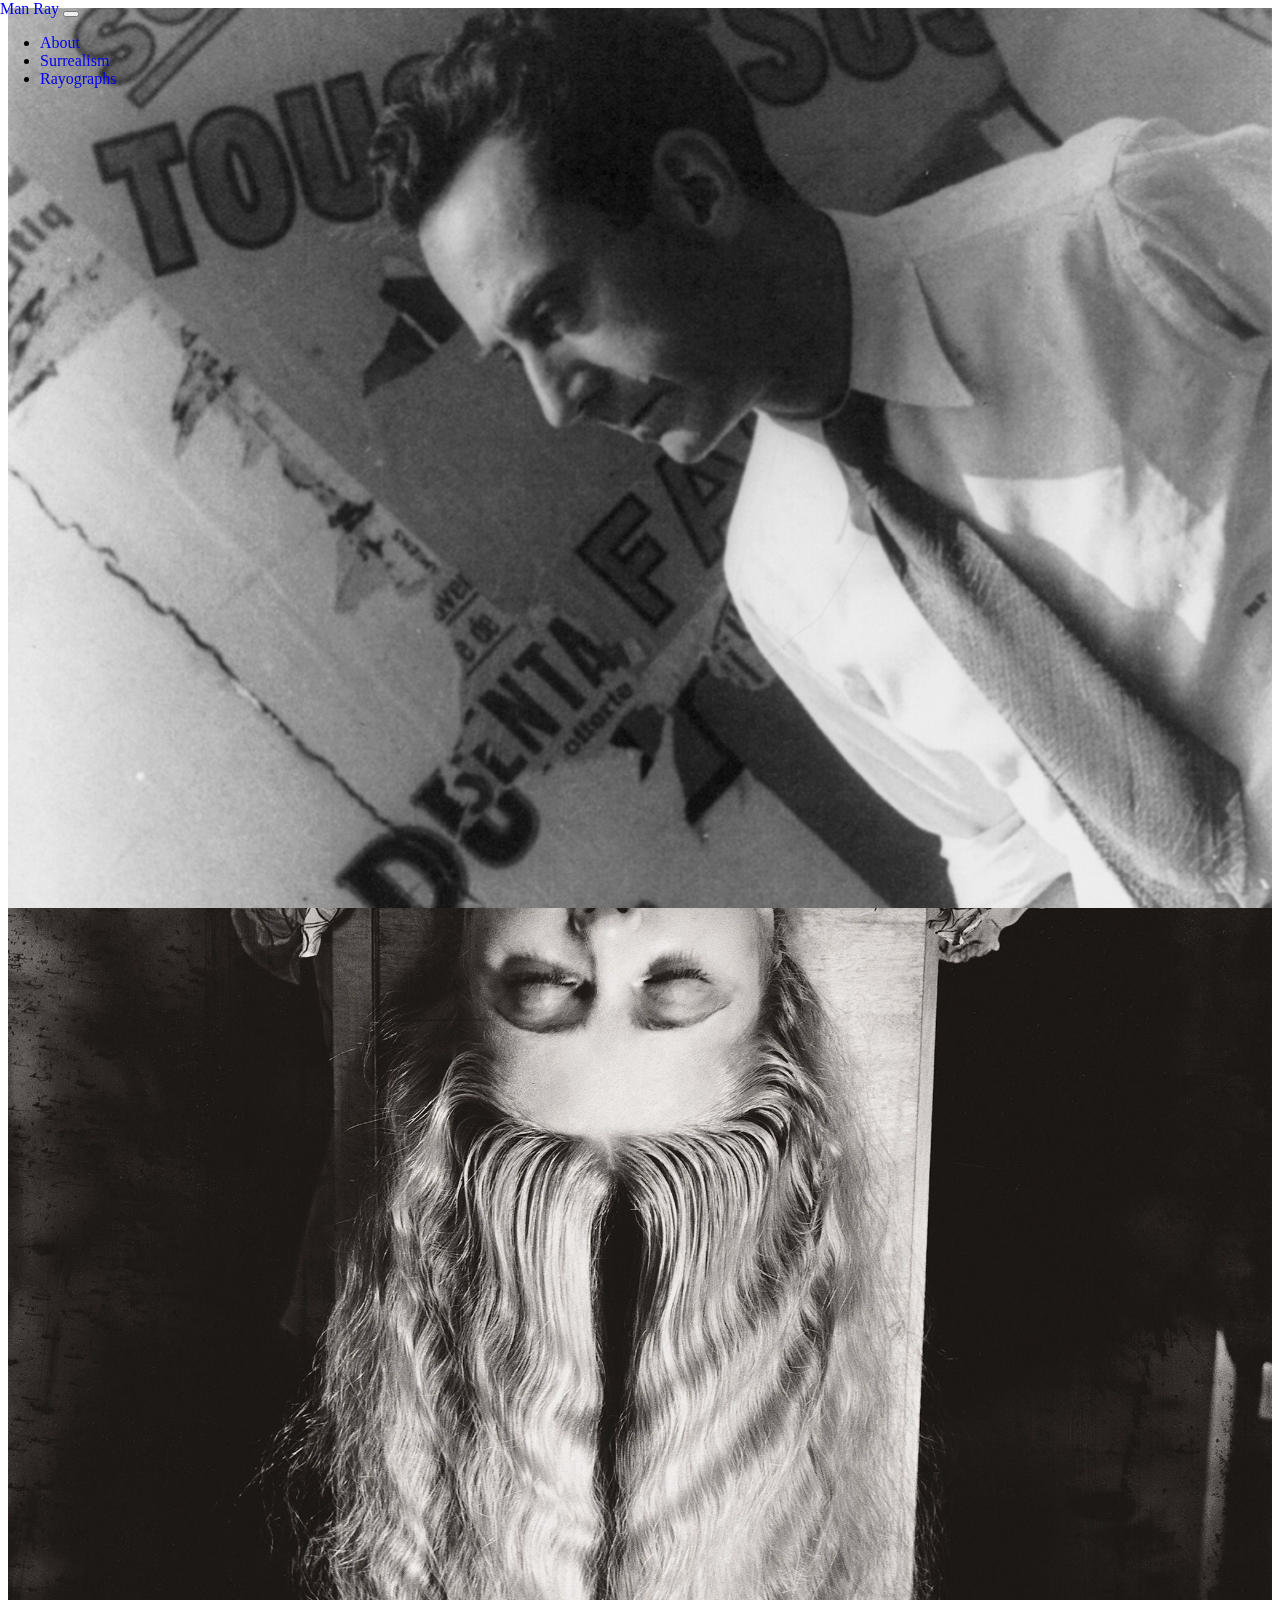
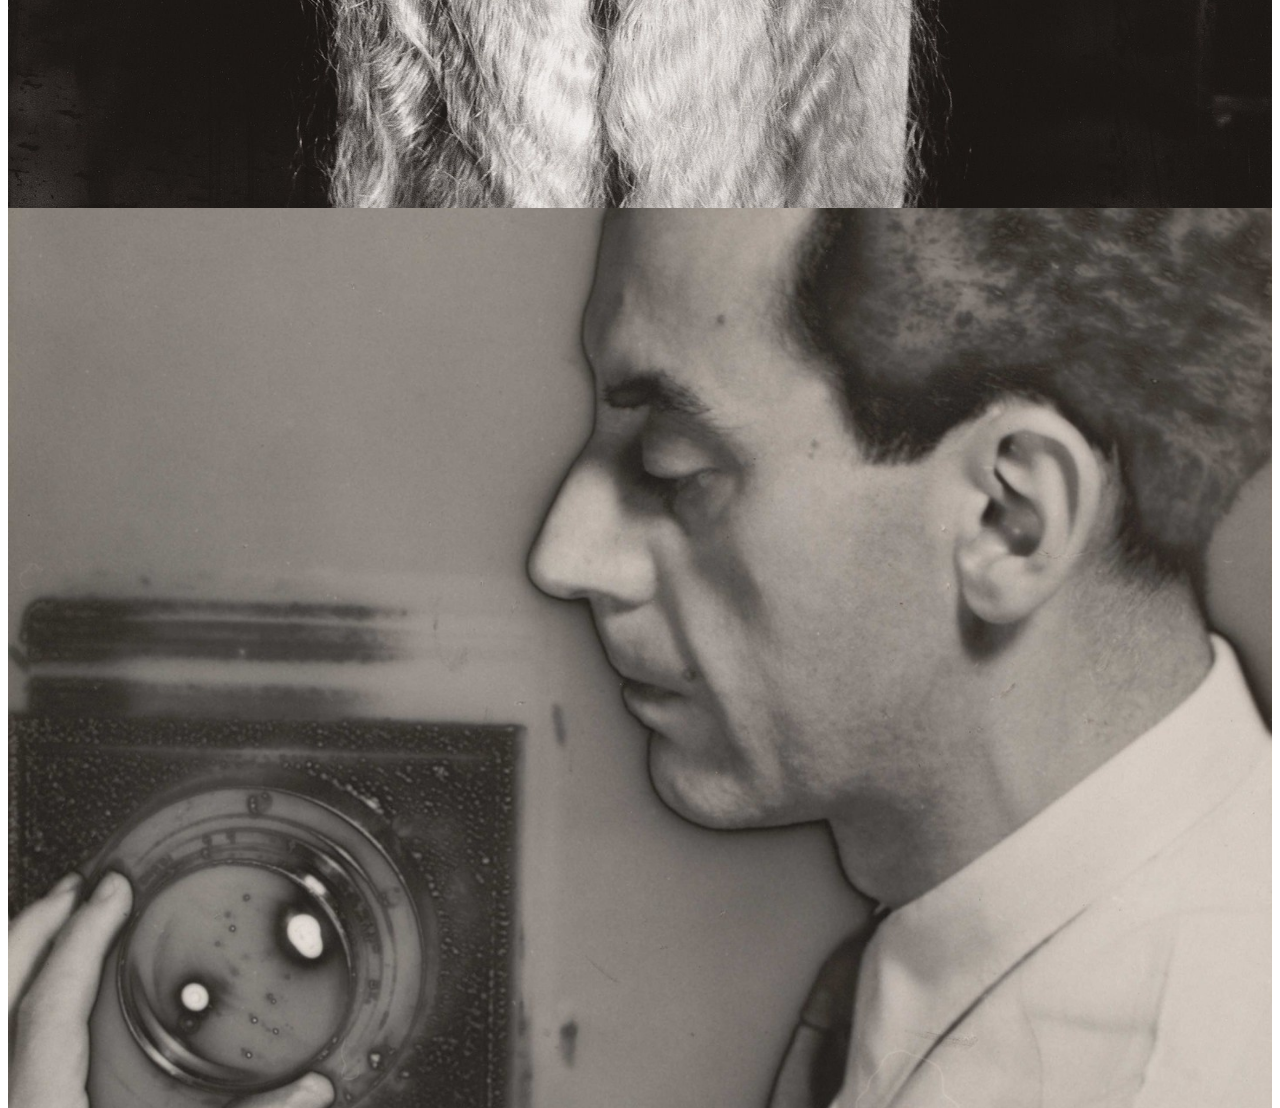
<file: index.html>
<!DOCTYPE html>
<html lang="en">

<head>
    <meta charset="UTF-8">
    <meta http-equiv="X-UA-Compatible" content="IE=edge">
    <meta name="viewport" content="width=device-width, initial-scale=1.0">
    <link rel="stylesheet" href="https://cdn.jsdelivr.net/npm/bootstrap@4.6.0/dist/css/bootstrap.min.css"
        integrity="sha384-B0vP5xmATw1+K9KRQjQERJvTumQW0nPEzvF6L/Z6nronJ3oUOFUFpCjEUQouq2+l" crossorigin="anonymous">
    <link rel="stylesheet" href="./css/styile.css">

    <title>Man Ray</title>
</head>

<body>

    <nav class="navbar navbar-expand-lg navbar-light bg-light navbar-spostata">
        <a class="navbar-brand" href="./index.html">Man Ray</a>
        <button class="navbar-toggler" type="button" data-toggle="collapse" data-target="#navbarNav"
            aria-controls="navbarNav" aria-expanded="false" aria-label="Toggle navigation">
            <span class="navbar-toggler-icon"></span>
        </button>
        <div class="collapse navbar-collapse" id="navbarNav">
            <ul class="navbar-nav">
                <li class="nav-item">
                    <a class="nav-link" href="./about.html">About</a>
                </li>
                <li class="nav-item">
                    <a class="nav-link" href="./surrealismo.html">Surrealism</a>
                </li>
                <li class="nav-item">
                    <a class="nav-link" href="./rayografia.html">Rayographs</a>
                </li>
            </ul>
        </div>
    </nav>

    <div class="container-fluid contenitore">
        <div class="row">
            <div class="col-4 column-start">
                <figure class="start-image">
                    <img class="start-image-col" src="./materiali/imgs/Man_Ray_start_about.jpg" alt="">
                    <a href="./about.html" class="start-image-hover">About</a>
                </figure>
            </div>
            <div class="col-4 column-start">
                <figure class="start-image">
                    <img class="start-image-col" src="./materiali/imgs/Man_Ray_start_surreo.jpg" alt="">
                    <a href="./surrealismo.html" class="start-image-hover">Surrealism</a>
                </figure>
            </div>
            <div class="col-4 column-start">
                <figure class="start-image">
                    <img class="start-image-col" src="./materiali/imgs/Man_Ray_start_raggio.jpg" alt="">
                    <a href="./rayografia.html" class="start-image-hover">Rayographs</a>
                </figure>
            </div>
        </div>
    </div>



    <script src="https://code.jquery.com/jquery-3.5.1.slim.min.js"
        integrity="sha384-DfXdz2htPH0lsSSs5nCTpuj/zy4C+OGpamoFVy38MVBnE+IbbVYUew+OrCXaRkfj"
        crossorigin="anonymous"></script>
    <script src="https://cdn.jsdelivr.net/npm/bootstrap@4.6.0/dist/js/bootstrap.bundle.min.js"
        integrity="sha384-Piv4xVNRyMGpqkS2by6br4gNJ7DXjqk09RmUpJ8jgGtD7zP9yug3goQfGII0yAns"
        crossorigin="anonymous"></script>

</body>

</html>
</file>
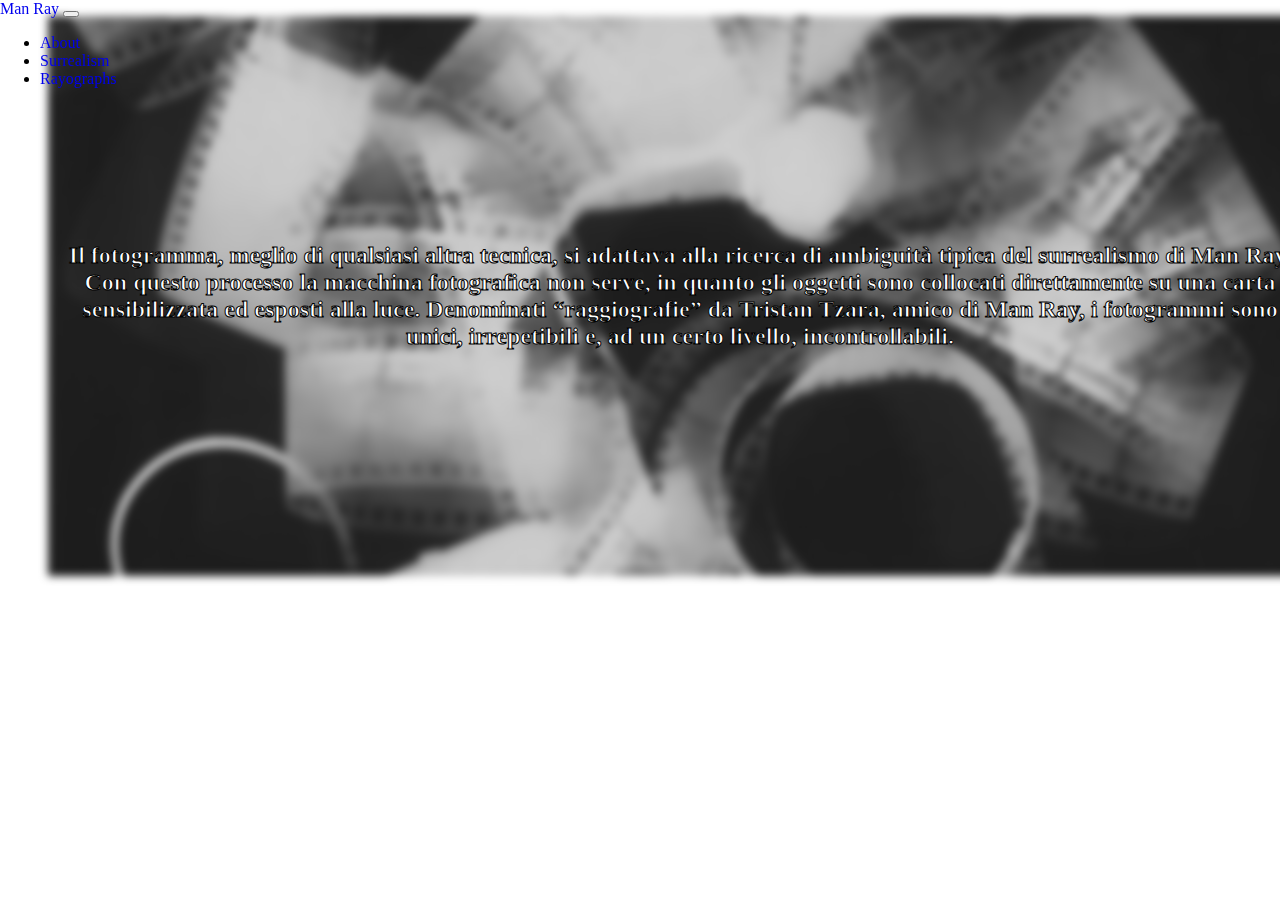
<file: rayografia.html>
<!DOCTYPE html>
<html lang="en">



<head>
    <meta charset="UTF-8">
    <meta http-equiv="X-UA-Compatible" content="IE=edge">
    <meta name="viewport" content="width=device-width, initial-scale=1.0">
    <link rel="stylesheet" href="https://cdn.jsdelivr.net/npm/bootstrap@4.6.0/dist/css/bootstrap.min.css"
        integrity="sha384-B0vP5xmATw1+K9KRQjQERJvTumQW0nPEzvF6L/Z6nronJ3oUOFUFpCjEUQouq2+l" crossorigin="anonymous">
    <!-- <link href="materiali/dist/css/lightbox.css" rel="stylesheet" /> -->

    <link rel="stylesheet" href="materiali/dist/assets/owl.carousel.css">
    <link rel="stylesheet" href="materiali/dist/assets/owl.theme.default.css">
    <link rel="stylesheet" href="./css/styile.css">
    <title>Rayografia - Man Ray</title>
</head>

<body>


    <nav class="navbar navbar-expand-lg navbar-light bg-light navbar-spostata">
        <a class="navbar-brand" href="./index.html">Man Ray</a>
        <button class="navbar-toggler" type="button" data-toggle="collapse" data-target="#navbarNav"
            aria-controls="navbarNav" aria-expanded="false" aria-label="Toggle navigation">
            <span class="navbar-toggler-icon"></span>
        </button>
        <div class="collapse navbar-collapse" id="navbarNav">
            <ul class="navbar-nav">
                <li class="nav-item">
                    <a class="nav-link" href="./about.html">About</a>
                </li>
                <li class="nav-item">
                    <a class="nav-link" href="./surrealismo.html">Surrealism</a>
                </li>
                <li class="nav-item">
                    <a class="nav-link" href="./rayografia.html">Rayographs</a>
                </li>
            </ul>
        </div>
    </nav>

    <div class="container-fluid gallery-background">

        <div class="row">
            <div class="col-md" style="height: 35rem;">
                <figure class="background-gallery-intro">

                    <img src="./materiali/imgs/Rayograph.jpg" alt="" class="background-gallery-image">
                    <div class="background-gallery-text">


                        <p class="background-gallery-text--paragraph">Il fotogramma, meglio di qualsiasi altra tecnica,
                            si adattava alla ricerca di ambiguità tipica del
                            surrealismo di Man Ray. Con questo processo la macchina fotografica non serve, in quanto gli
                            oggetti
                            sono collocati direttamente su una carta sensibilizzata ed esposti alla luce. Denominati
                            “raggiografie”
                            da Tristan Tzara, amico di Man Ray, i fotogrammi sono unici, irrepetibili e, ad un certo
                            livello,
                            incontrollabili.</p>

                    </div>

                </figure>
            </div>
        </div>
    </div>


    <div class="container" style="margin-top: 3rem;">
        <!-- <div class="d-flex flex-row justify-content-around flex-wrap">
            <a href="materiali/imgs/opere/raggiografia1.jpg" data-lightbox="gallery1"><img src="materiali/imgs/opere/raggiografia1.jpg" alt="" class="image-icon"></a>
            <a href="materiali/imgs/opere/raggiografia2.jpg" data-lightbox="gallery1"><img src="materiali/imgs/opere/raggiografia2.jpg" alt="" class="image-icon"></a>
            <a href="materiali/imgs/opere/raggiografia3.jpg" data-lightbox="gallery1"><img src="materiali/imgs/opere/raggiografia3.jpg" alt="" class="image-icon"></a>
            <a href="materiali/imgs/opere/raggiografia4.jpg" data-lightbox="gallery1"><img src="materiali/imgs/opere/raggiografia4.jpg" alt="" class="image-icon"></a>
            <a href="materiali/imgs/opere/raggiografia5.jpg" data-lightbox="gallery1"><img src="materiali/imgs/opere/raggiografia5.jpg" alt="" class="image-icon"></a>
            <a href="materiali/imgs/opere/raggiografia6.jpg" data-lightbox="gallery1"><img src="materiali/imgs/opere/raggiografia6.jpg" alt="" class="image-icon"></a>
            <a href="materiali/imgs/opere/raggiografia7.jpg" data-lightbox="gallery1"><img src="materiali/imgs/opere/raggiografia7.jpg" alt="" class="image-icon"></a>
        </div> -->
        <div class="owl-carousel">
            <div><img src="materiali/imgs/opere/raggiografia1.jpg" alt=""></div>
            <div><img src="materiali/imgs/opere/raggiografia2.jpg" alt=""></div>
            <div><img src="materiali/imgs/opere/raggiografia3.jpg" alt=""></div>
            <div><img src="materiali/imgs/opere/raggiografia4.jpg" alt=""></div>
            <div><img src="materiali/imgs/opere/raggiografia5.jpg" alt=""></div>
            <div><img src="materiali/imgs/opere/raggiografia6.jpg" alt=""></div>
            <div><img src="materiali/imgs/opere/raggiografia7.jpg" alt=""></div>
        </div>

    </div>


    <script src="https://code.jquery.com/jquery-3.5.1.slim.min.js"
        integrity="sha384-DfXdz2htPH0lsSSs5nCTpuj/zy4C+OGpamoFVy38MVBnE+IbbVYUew+OrCXaRkfj"
        crossorigin="anonymous"></script>
    <script src="https://cdn.jsdelivr.net/npm/bootstrap@4.6.0/dist/js/bootstrap.bundle.min.js"
        integrity="sha384-Piv4xVNRyMGpqkS2by6br4gNJ7DXjqk09RmUpJ8jgGtD7zP9yug3goQfGII0yAns"
        crossorigin="anonymous"></script>
    <script src="./materiali/dist/owl.carousel.js"></script>
    <!-- <script src="materiali/dist/js/lightbox-plus-jquery.js"></script> -->
    <script>
        $(document).ready(function () {
            $('.owl-carousel').owlCarousel(
                {
                    stagePadding: 30,
                    loop: true,
                    margin: 30,
                    nav: true,
                    responsive: {
                        0: {
                            items: 1
                        },
                        600: {
                            items: 3
                        },
                        1000: {
                            items: 5
                        }
                    },
                    autoplay: true,
                    autoplayTimeout: 2000,
                    autoplayHoverPause: true,
                    
                }
            );
        });
    </script>


</body>

</html>
</file>
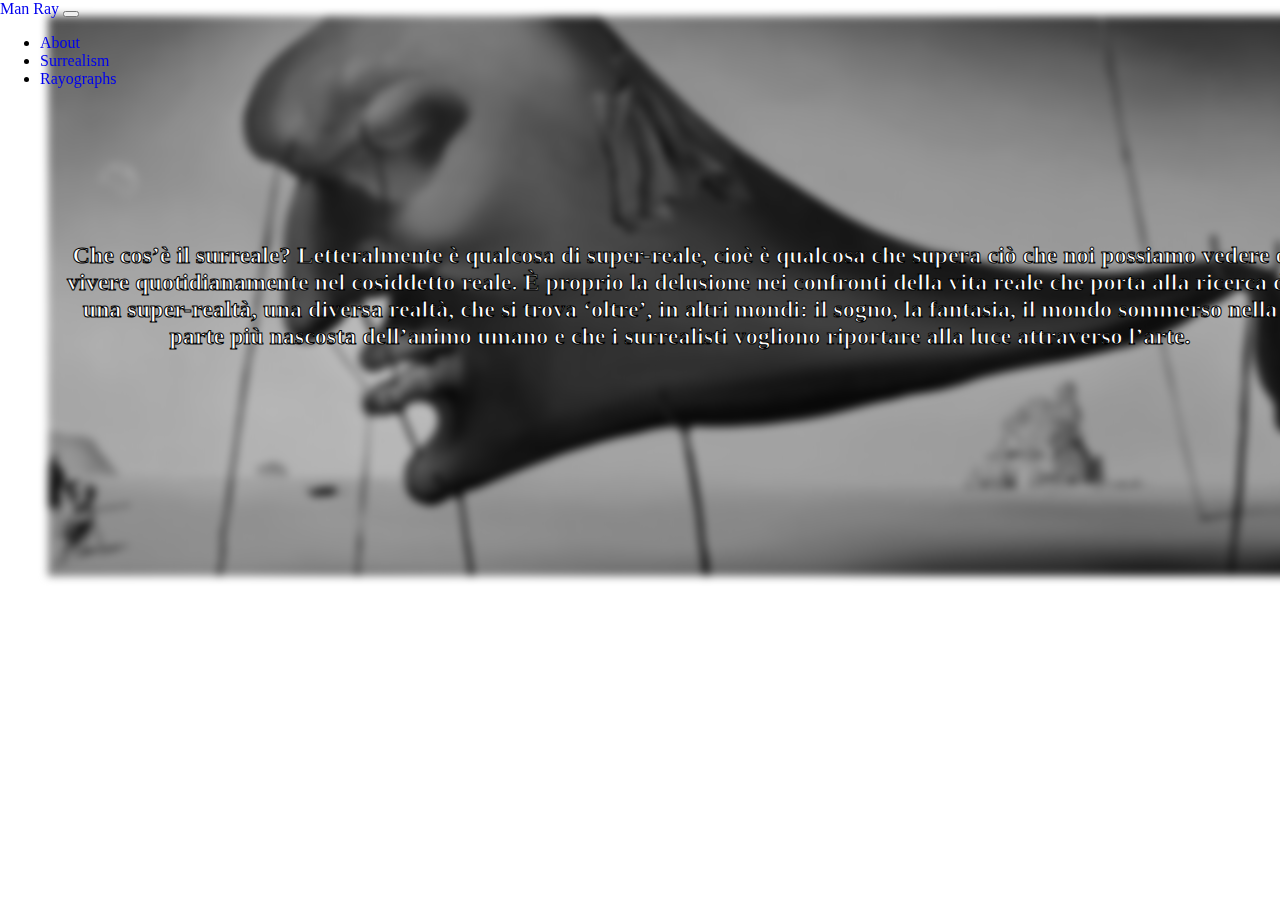
<file: surrealismo.html>
<!DOCTYPE html>
<html lang="en">



<head>
    <meta charset="UTF-8">
    <meta http-equiv="X-UA-Compatible" content="IE=edge">
    <meta name="viewport" content="width=device-width, initial-scale=1.0">
    <link rel="stylesheet" href="https://cdn.jsdelivr.net/npm/bootstrap@4.6.0/dist/css/bootstrap.min.css"
        integrity="sha384-B0vP5xmATw1+K9KRQjQERJvTumQW0nPEzvF6L/Z6nronJ3oUOFUFpCjEUQouq2+l" crossorigin="anonymous">
    <!-- <link href="materiali/dist/css/lightbox.css" rel="stylesheet" /> -->

    <link rel="stylesheet" href="materiali/dist/assets/owl.carousel.css">
    <link rel="stylesheet" href="materiali/dist/assets/owl.theme.default.css">
    <link rel="stylesheet" href="./css/styile.css">
    <title>Surrealismo - Man Ray</title>
</head>

<body>


    <nav class="navbar navbar-expand-lg navbar-light bg-light navbar-spostata">
        <a class="navbar-brand" href="./index.html">Man Ray</a>
        <button class="navbar-toggler" type="button" data-toggle="collapse" data-target="#navbarNav"
            aria-controls="navbarNav" aria-expanded="false" aria-label="Toggle navigation">
            <span class="navbar-toggler-icon"></span>
        </button>
        <div class="collapse navbar-collapse" id="navbarNav">
            <ul class="navbar-nav">
                <li class="nav-item">
                    <a class="nav-link" href="./about.html">About</a>
                </li>
                <li class="nav-item">
                    <a class="nav-link" href="./surrealismo.html">Surrealism</a>
                </li>
                <li class="nav-item">
                    <a class="nav-link" href="./rayografia.html">Rayographs</a>
                </li>
            </ul>
        </div>
    </nav>

    <div class="container-fluid gallery-background">

        <div class="row">
            <div class="col-md" style="height: 35rem;">
                <figure class="background-gallery-intro">

                    <img src="./materiali/imgs/surrealism.jpg" alt="" class="background-gallery-image">
                    <div class="background-gallery-text">


                        <p class="background-gallery-text--paragraph">Che cos’è il surreale? Letteralmente è qualcosa di
                            super-reale, cioè è qualcosa che supera ciò che noi possiamo vedere o vivere quotidianamente
                            nel cosiddetto reale. È proprio la delusione nei confronti della vita reale che porta alla
                            ricerca di una super-realtà, una diversa realtà, che si trova ‘oltre’, in altri mondi: il
                            sogno, la fantasia, il mondo sommerso nella parte più nascosta dell’animo umano e che i
                            surrealisti vogliono riportare alla luce attraverso l’arte. </p>

                    </div>

                </figure>
            </div>
        </div>
    </div>


    <div class="container" style="margin-top: 3rem;">
        <!-- <div class="d-flex flex-row justify-content-around flex-wrap">
            <a href="materiali/imgs/opere/raggiografia1.jpg" data-lightbox="gallery1"><img src="materiali/imgs/opere/raggiografia1.jpg" alt="" class="image-icon"></a>
            <a href="materiali/imgs/opere/raggiografia2.jpg" data-lightbox="gallery1"><img src="materiali/imgs/opere/raggiografia2.jpg" alt="" class="image-icon"></a>
            <a href="materiali/imgs/opere/raggiografia3.jpg" data-lightbox="gallery1"><img src="materiali/imgs/opere/raggiografia3.jpg" alt="" class="image-icon"></a>
            <a href="materiali/imgs/opere/raggiografia4.jpg" data-lightbox="gallery1"><img src="materiali/imgs/opere/raggiografia4.jpg" alt="" class="image-icon"></a>
            <a href="materiali/imgs/opere/raggiografia5.jpg" data-lightbox="gallery1"><img src="materiali/imgs/opere/raggiografia5.jpg" alt="" class="image-icon"></a>
            <a href="materiali/imgs/opere/raggiografia6.jpg" data-lightbox="gallery1"><img src="materiali/imgs/opere/raggiografia6.jpg" alt="" class="image-icon"></a>
            <a href="materiali/imgs/opere/raggiografia7.jpg" data-lightbox="gallery1"><img src="materiali/imgs/opere/raggiografia7.jpg" alt="" class="image-icon"></a>
        </div> -->
        <div class="owl-carousel">
            <div><img src="materiali/imgs/opere/surrealismo1.jpg" alt=""></div>
            <div><img src="materiali/imgs/opere/surrealismo2.jpg" alt=""></div>
            <div><img src="materiali/imgs/opere/surrealismo3.jpg" alt=""></div>
            <div><img src="materiali/imgs/opere/surrealismo4.jpg" alt=""></div>
            <div><img src="materiali/imgs/opere/surrealismo5.jpg" alt=""></div>
            <div><img src="materiali/imgs/opere/surrealismo6.jpg" alt=""></div>
            <div><img src="materiali/imgs/opere/surrealismo7.jpg" alt=""></div>
        </div>

    </div>


    <script src="https://code.jquery.com/jquery-3.5.1.slim.min.js"
        integrity="sha384-DfXdz2htPH0lsSSs5nCTpuj/zy4C+OGpamoFVy38MVBnE+IbbVYUew+OrCXaRkfj"
        crossorigin="anonymous"></script>
    <script src="https://cdn.jsdelivr.net/npm/bootstrap@4.6.0/dist/js/bootstrap.bundle.min.js"
        integrity="sha384-Piv4xVNRyMGpqkS2by6br4gNJ7DXjqk09RmUpJ8jgGtD7zP9yug3goQfGII0yAns"
        crossorigin="anonymous"></script>
    <script src="./materiali/dist/owl.carousel.js"></script>
    <!-- <script src="materiali/dist/js/lightbox-plus-jquery.js"></script> -->
    <script>
        $(document).ready(function () {
            $('.owl-carousel').owlCarousel(
                {
                    stagePadding: 30,
                    center: true,
                    loop: true,
                    margin: 30,
                    nav: true,
                    responsive: {
                        0: {
                            items: 1
                        },
                        600: {
                            items: 3
                        },
                        1000: {
                            items: 5
                        }
                    },
                    autoplay: true,
                    autoplayTimeout: 2000,
                    autoplayHoverPause: true,

                }
            );
            
        });
    </script>


</body>

</html>
</file>
<file: css/styile.css>
*{
    box-sizing: border-box;
}
body{
   height: 100vh;
   background-color: white;
   overflow-x: hidden;
}

.column-start{
    padding: 0px;
}

.container{
    background-color: rgb(241, 241, 241);
}
/*modifiche navbar*/
.navbar-spostata{
    position: fixed;
    top: 0;
    left: 0;
    z-index: 1;
    width: 100%;
}



/* immagini pagina start */
.start-image{
    margin: 0;
    position: relative;
    display: flex;
    flex-wrap: wrap;
    
}
.start-image-col{
    width: 100% ;
    height: 100vh;
    display: block;
    object-fit: cover;
    
}
.start-image-hover{
    width: 100%;
    height: 100%;
    background-color: rgb(255, 255, 255,0.2);
    padding-top: 50%;
    font-size: 3rem;
    font-style: italic;
    -webkit-text-fill-color: white;
    -webkit-text-stroke-color: black;
    -webkit-text-stroke-width: 1px;
    position: absolute;
    top: 50%;
    left: 50%;
    transform: translate(-50%,-50%) scale(1);
    text-align: center;
    opacity: 0;
    transition: 1s;
    
}

.start-image-hover:hover{
    opacity: 1;
}

a:link, a:visited {    
    text-decoration: none;   
}

/*pagina about*/

.about-intro, .about-text{
    display: flex;
    flex-wrap: wrap;
    flex-direction: column;
    height: 100%;
    justify-content: center;
    align-items: center;
}

.about-intro--text{
    text-align: center;
    font-style: oblique;
    color: rgb(80, 80, 80);
}

.about-image--text{
    font-size: 0.7rem;
    color: rgb(80, 80, 80);
}
.about-text--center{
    text-align: center;
}

/*pagine galleria*/
.gallery-background{
    padding: 0;
}

.background-gallery-intro{
    width: 100%;
    height: 100%;
    position: relative;
}
.background-gallery-image{
    width: 100%;
    height: 100%;
    display: block;
    object-fit: cover;
    filter: grayscale(100%) blur(4px);
    
}
.background-gallery-text{
    position: absolute;
    width: 100%;
    height: 100%;
    top: 50%;
    left: 50%;
    text-align: center;
    transform: translate(-50%,-50%) scale(1);
    display: flex;
    flex-wrap: wrap;
    justify-content: center;
    align-content: space-around;
}

.background-gallery-text--paragraph{
    font-size: 1.5rem;
    font-weight: bold;
    color: rgb(255, 255, 255);
    -webkit-text-stroke-color: black;
    -webkit-text-stroke-width: 1px;
    margin: 1rem;
}

.image-icon{
    scale: 1.2;
    border-radius: 25px;
    
}




/*
.start-image-hover{
    position: absolute;
    width: 100%;
    height: 100%;
    background-color: rgb(255, 255, 255,0.2);
    padding-top: 50%;
    font-size: 3rem;
    font-style: italic;
    -webkit-text-fill-color: white;
    -webkit-text-stroke-color: black;
    -webkit-text-stroke-width: 1px;
    top: 50%;
    left: 50%;
    transform: translate(-50%,-50%) scale(1);
    text-align: center;
    opacity: 0;
    transition: 1s;
    
}
*/
</file>
